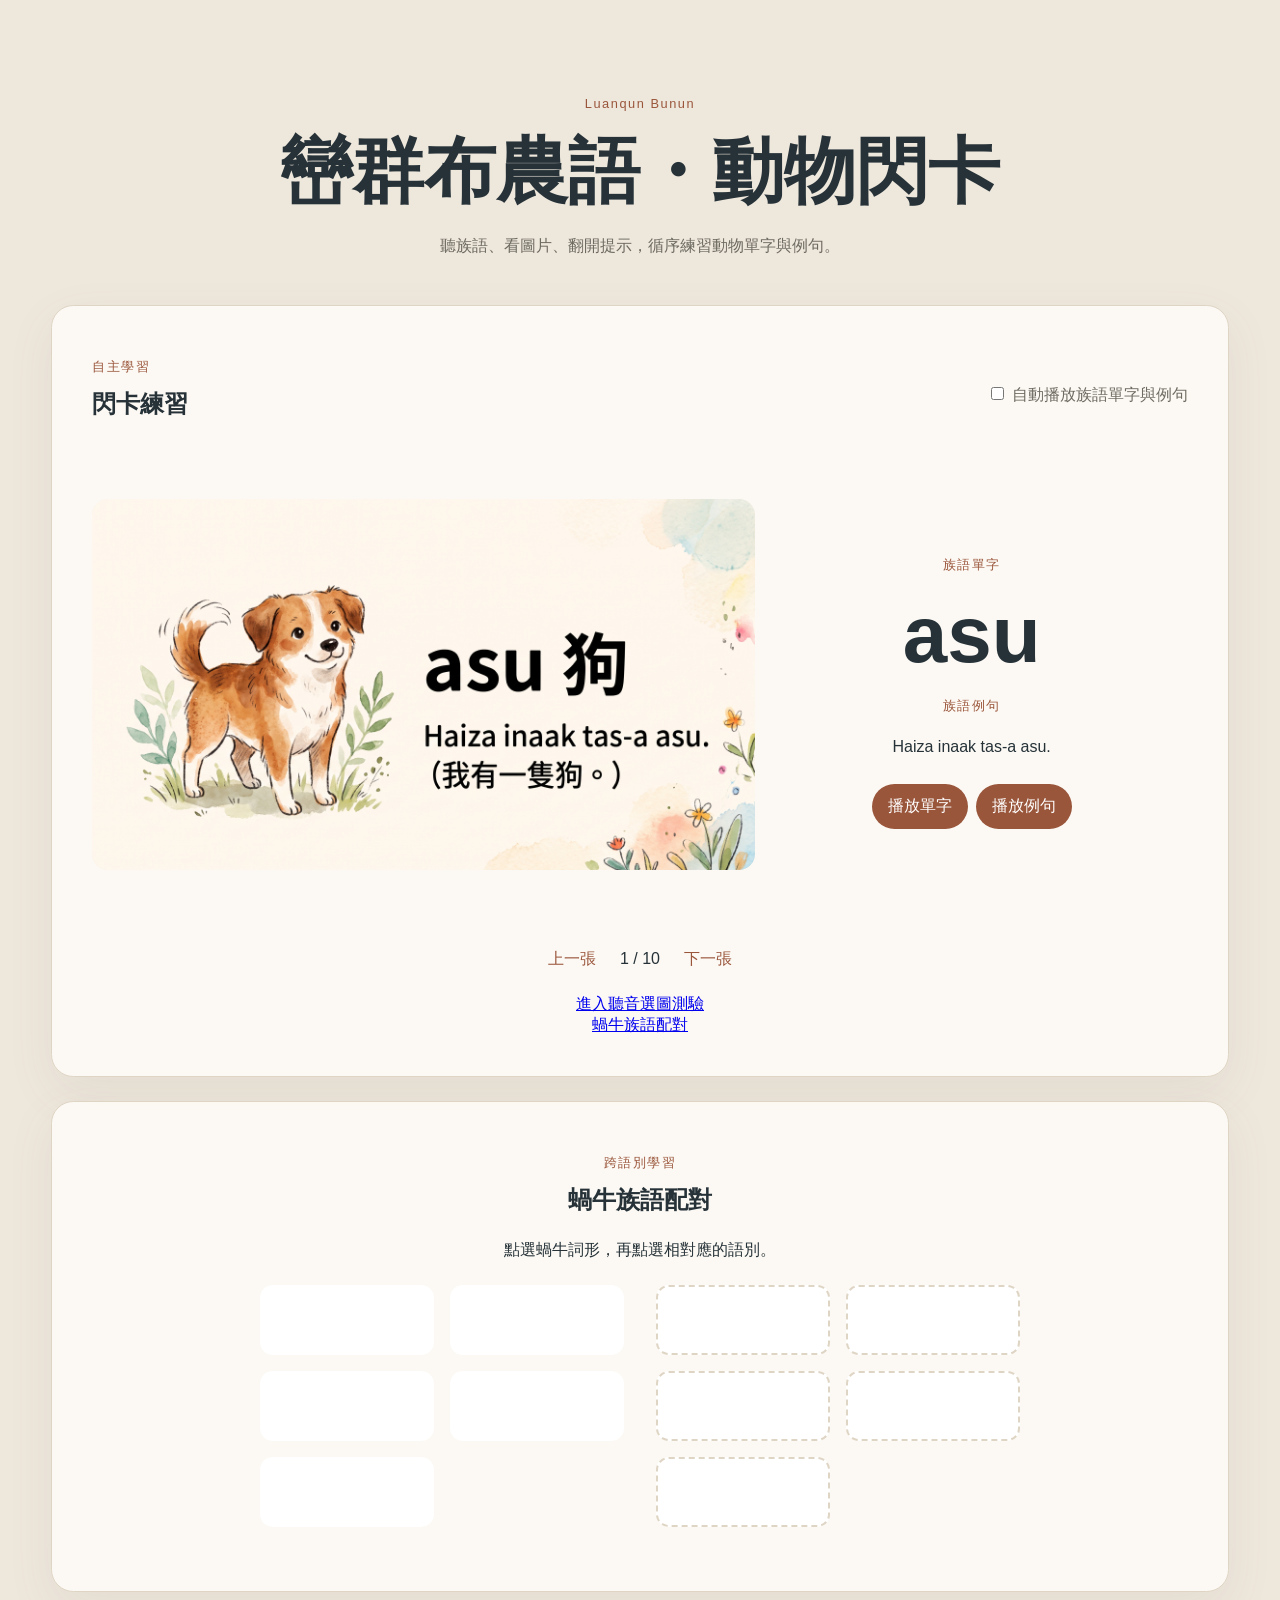
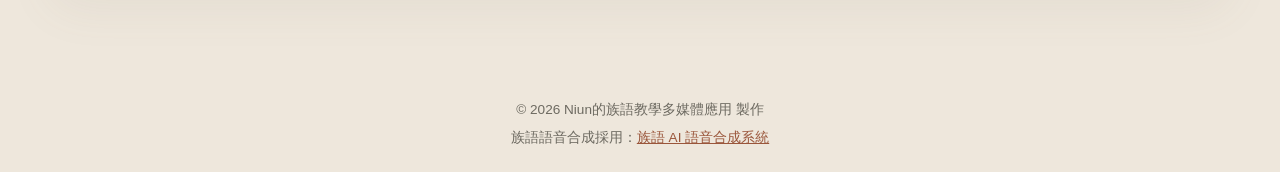
<file: 巒群布農語動物閃卡/index.html>
<!doctype html>
<html lang="zh-Hant">
<head>
  <meta charset="UTF-8">
  <meta name="viewport" content="width=device-width, initial-scale=1.0">
  <title>巒群布農語・動物閃卡</title>
  <link rel="stylesheet" href="styles.css">
</head>
<body>
  <main class="page">
    <header class="hero"><p class="eyebrow">Luanqun Bunun</p><h1>巒群布農語・動物閃卡</h1><p>聽族語、看圖片、翻開提示，循序練習動物單字與例句。</p></header>
    <section id="learning-panel" class="learning" aria-labelledby="learning-title">
      <div class="section-title"><div><p class="eyebrow">自主學習</p><h2 id="learning-title">閃卡練習</h2></div><label><input id="autoplay-toggle" type="checkbox"> 自動播放族語單字與例句</label></div>
      <article class="flashcard"><img id="flashcard-image" src="assets/animal-flashcards/dog.jpg" alt="狗"><div class="card-copy"><p class="label">族語單字</p><h3 id="flashcard-word">asu</h3><p class="label">族語例句</p><p id="flashcard-sentence">Haiza inaak tas-a asu.</p><p id="flashcard-translation" class="translation" hidden></p><div class="actions"><button id="play-word">播放單字</button><button id="play-sentence">播放例句</button><button class="text-button" id="flip-card" hidden>翻看中文提示</button></div></div></article>
      <div class="card-nav"><button class="text-button" id="previous-card">上一張</button><span id="flashcard-progress">1 / 10</span><button class="text-button" id="next-card">下一張</button></div>
      <a id="start-quiz" href="quiz.html" class="primary">進入聽音選圖測驗</a><a href="snail-dialects.html" class="primary">蝸牛族語配對</a>
    </section>
    <section id="snail-matching" class="quiz" aria-labelledby="snail-matching-title"><p class="eyebrow">跨語別學習</p><h2 id="snail-matching-title">蝸牛族語配對</h2><p>點選蝸牛詞形，再點選相對應的語別。</p><div id="snail-matching-board" class="matching-board"></div><p id="snail-matching-feedback" aria-live="polite"></p></section>
    <section id="quiz-panel" class="quiz" hidden><div class="quiz-top"><p class="eyebrow">聽音選圖</p><span id="quiz-progress">第 1 / 10 題</span></div><h2>請聽族語，選出正確圖片</h2><button id="quiz-play" class="primary">播放題目</button><div id="quiz-choices" class="choices"></div><p id="quiz-feedback" aria-live="polite"></p><p id="quiz-score"></p><button id="restart-quiz" class="text-button">再測一次</button><button id="back-to-flashcards" class="text-button">返回閃卡練習</button></section>
  </main>
  <footer class="site-credit"><p>© 2026 Niun的族語教學多媒體應用 製作</p><p>族語語音合成採用：<a href="https://ai-labs.ilrdf.org.tw/hnang-kari-ai-asi-sluhay/" target="_blank" rel="noreferrer">族語 AI 語音合成系統</a></p></footer>
  <script src="app.js"></script>
</body>
</html>
</file>
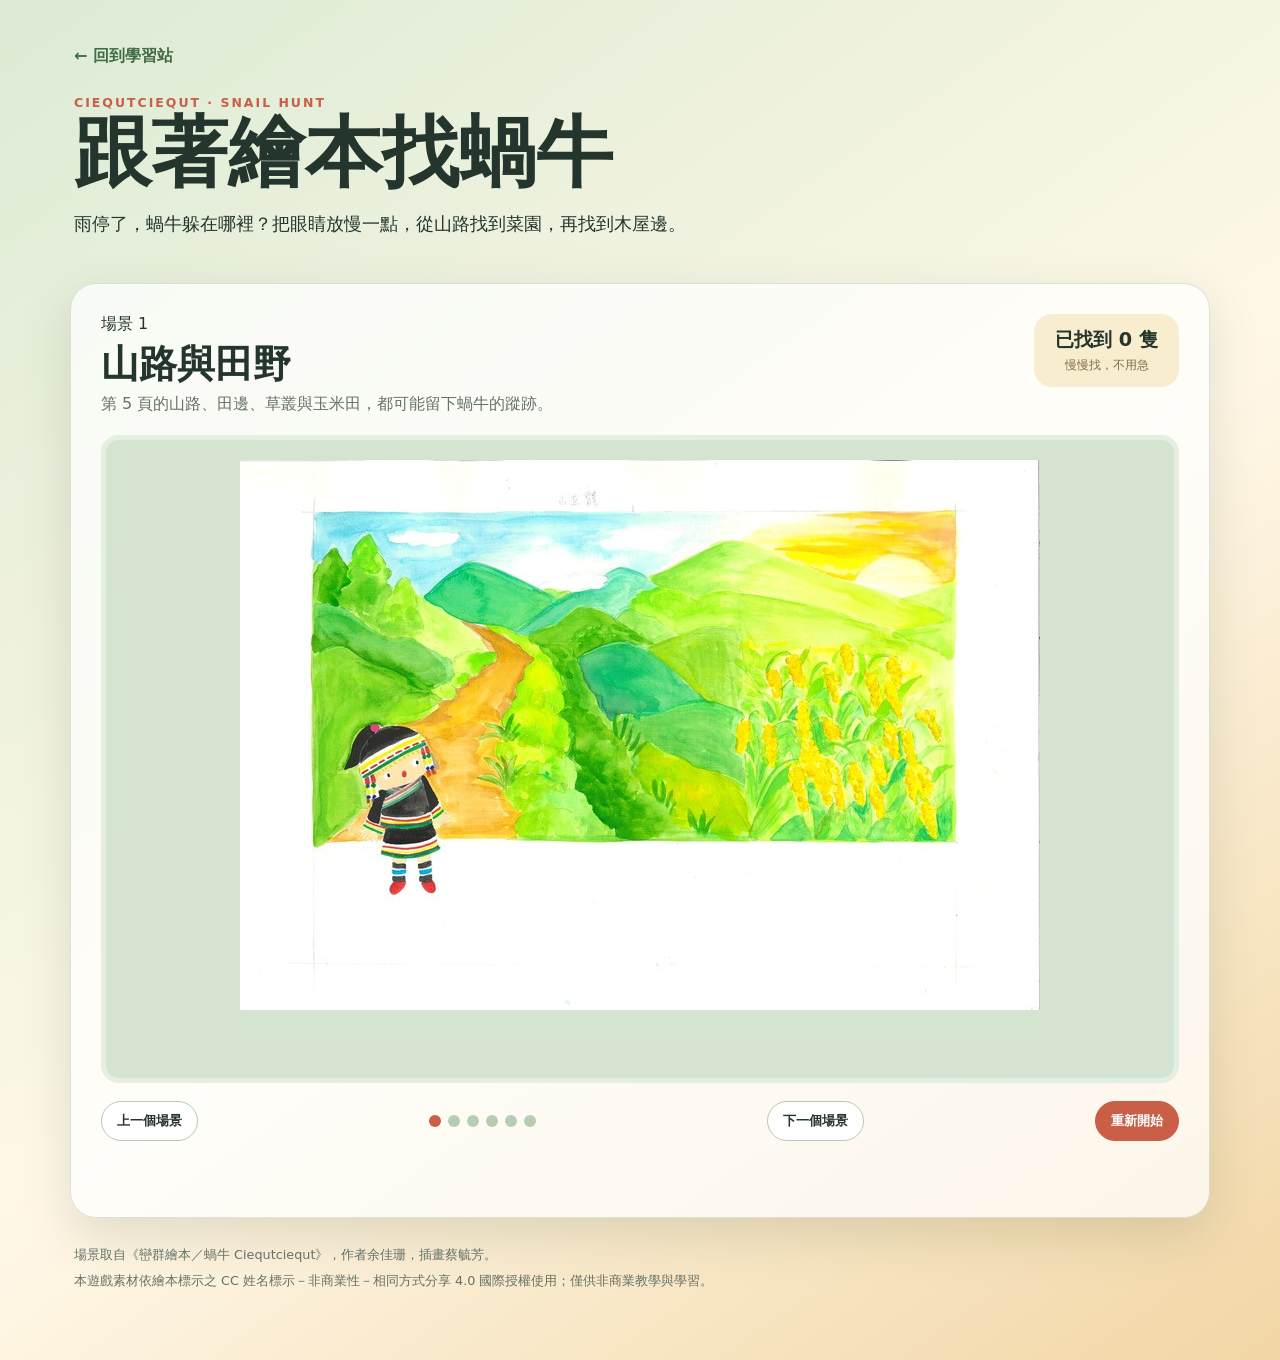
<file: snail.html>
<!doctype html>
<html lang="zh-Hant"><head><meta charset="utf-8"><meta name="viewport" content="width=device-width,initial-scale=1"><title>跟著繪本找蝸牛｜巒群布農語</title><meta name="description" content="在巒群繪本的山林與菜園場景中搜尋蝸牛。"><link rel="stylesheet" href="snail.css"><link rel="stylesheet" href="snail-icons.css"><link rel="stylesheet" href="snail-responsive.css"></head>
<body><main class="snail-app"><header><a href="index.html">← 回到學習站</a><p class="eyebrow">CIEQUTCIEQUT · SNAIL HUNT</p><h1>跟著繪本找蝸牛</h1><p>雨停了，蝸牛躲在哪裡？把眼睛放慢一點，從山路找到菜園，再找到木屋邊。</p></header>
<section class="hunt-panel"><div class="toolbar"><div><span id="scene-label">場景 1</span><h2 id="scene-title"></h2><p id="scene-clue"></p></div><div class="score" aria-live="polite"><strong id="scene-progress">已找到 0 隻</strong><span>慢慢找，不用急</span></div></div>
<div class="scene-frame"><img id="scene-image" alt="繪本場景"><div id="snail-hotspots" aria-label="蝸牛搜尋區"></div><div id="image-error" class="image-error" hidden>這個繪本場景暫時載入不了，請重新整理再試一次。</div></div>
<div class="scene-controls"><button id="prev-scene" type="button">上一個場景</button><div id="scene-dots" aria-label="場景選擇"></div><button id="next-scene" type="button" onclick="showResults()">下一個場景</button><button id="reset-game" class="reset" type="button">重新開始</button></div><p id="scene-feedback" class="feedback" role="status"></p><div id="rank-result" class="rank-result" hidden></div></section>
<footer><p>場景取自《巒群繪本／蝸牛 Ciequtciequt》，作者余佳珊，插畫蔡毓芳。</p><p>本遊戲素材依繪本標示之 CC 姓名標示－非商業性－相同方式分享 4.0 國際授權使用；僅供非商業教學與學習。</p></footer></main><script src="data/snail-scenes.js"></script><script src="snail.js"></script></body></html>
</file>
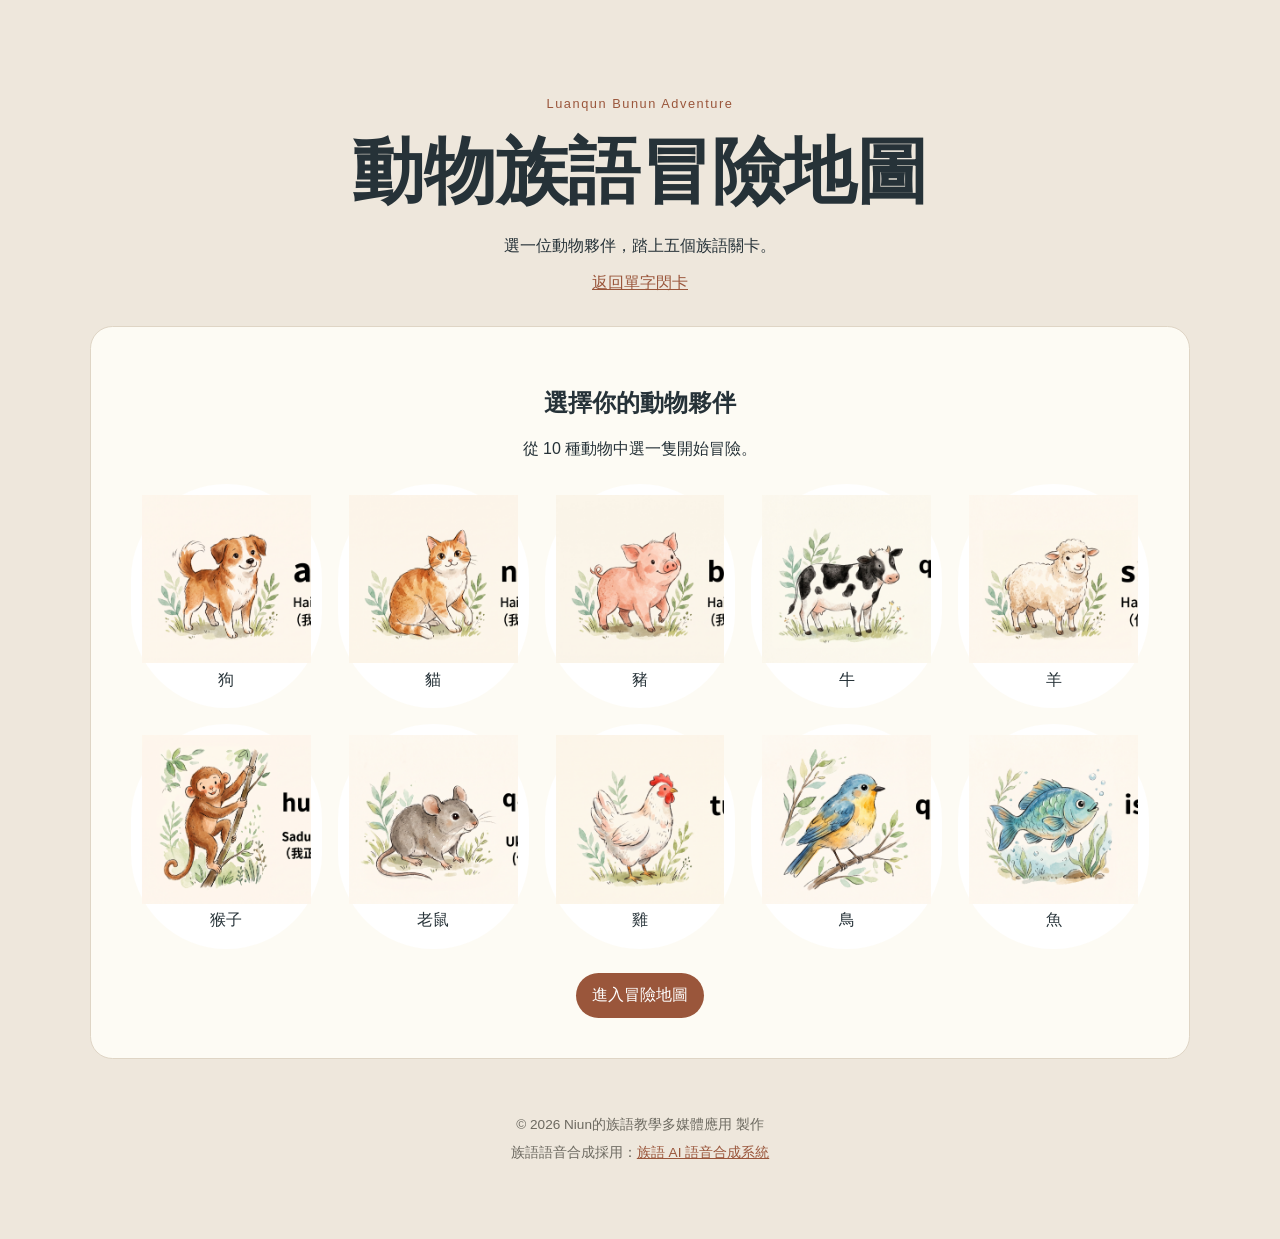
<file: 巒群布農語動物閃卡/quiz.html>
<!doctype html><html lang="zh-Hant"><head><meta charset="UTF-8"><meta name="viewport" content="width=device-width, initial-scale=1.0"><title>巒群布農語・動物冒險</title><link rel="stylesheet" href="styles.css"></head><body><main class="page adventure-page"><header class="hero"><p class="eyebrow">Luanqun Bunun Adventure</p><h1>動物族語冒險地圖</h1><p>選一位動物夥伴，踏上五個族語關卡。</p><a class="text-button" href="index.html">返回單字閃卡</a></header><section id="character-screen" class="game-screen"><h2>選擇你的動物夥伴</h2><p>從 10 種動物中選一隻開始冒險。</p><div id="character-grid" class="character-grid"></div><button id="enter-map" class="primary" disabled>進入冒險地圖</button></section><section id="map-screen" class="game-screen" hidden><div class="map-header"><div class="player-card"><img id="chosen-character-image" alt="選擇的動物角色"><div><p class="eyebrow">你的夥伴</p><h2 id="chosen-character"></h2></div></div><button id="change-character" class="text-button">更換角色</button></div><div class="map-scene"><div class="mountain mountain-one"></div><div class="mountain mountain-two"></div><div class="map-path"></div><div id="level-map" class="level-map"></div></div></section><section id="level-screen" class="game-screen" hidden><button id="back-map" class="text-button">← 返回冒險地圖</button><div class="quiz-top"><p class="eyebrow" id="level-label">第 1 關</p><span id="quiz-progress">第 1 / 10 題</span></div><h2 id="level-title"></h2><button id="quiz-play" class="primary" hidden>播放題目</button><div id="quiz-area"></div><p id="quiz-feedback" aria-live="polite"></p><p id="quiz-score"></p><button id="restart-level" class="text-button">本關重新開始</button></section><footer class="site-credit"><p>© 2026 Niun的族語教學多媒體應用 製作</p><p>族語語音合成採用：<a href="https://ai-labs.ilrdf.org.tw/hnang-kari-ai-asi-sluhay/" target="_blank" rel="noreferrer">族語 AI 語音合成系統</a></p></footer></main><script src="quiz.js"></script></body></html>
</file>
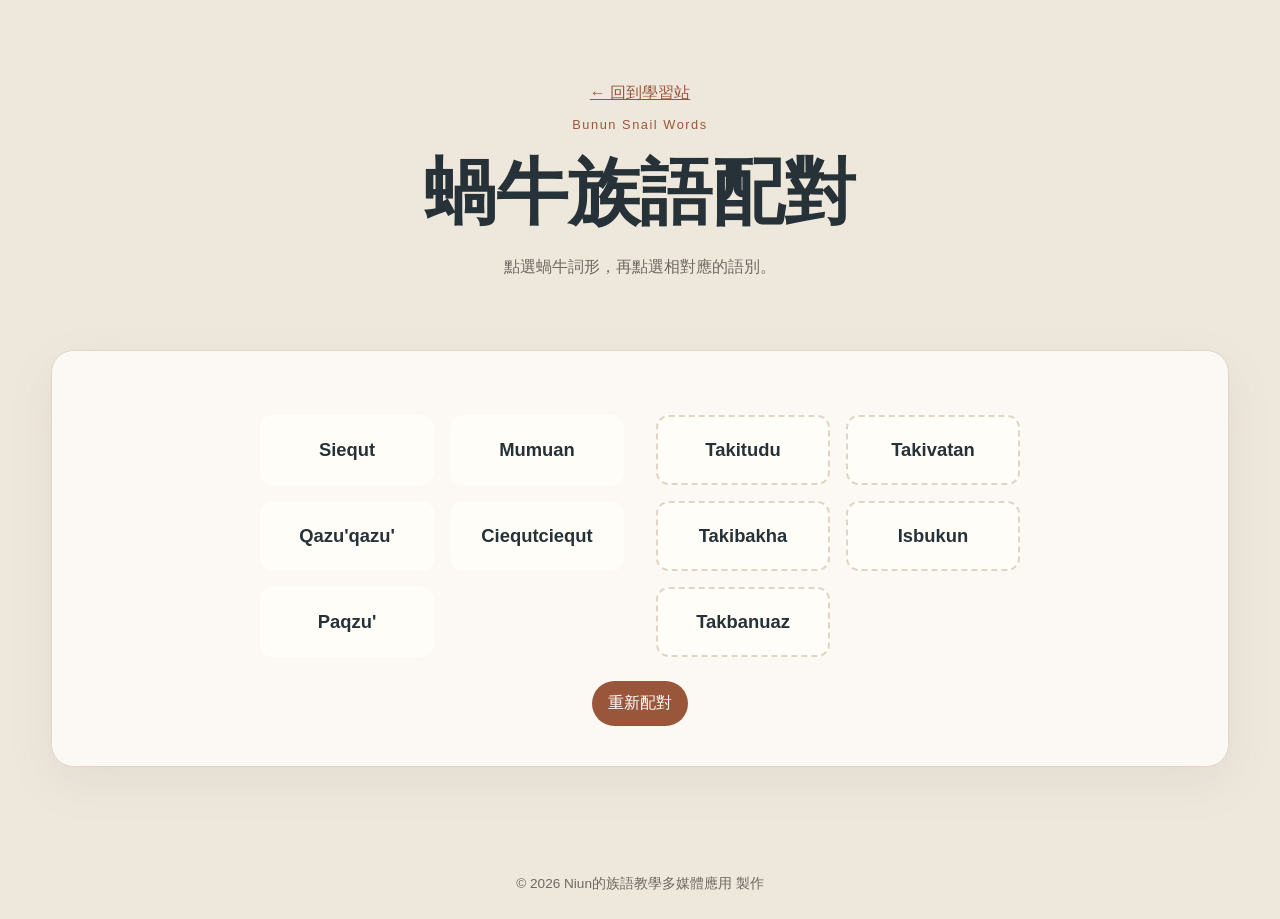
<file: 巒群布農語動物閃卡/snail-dialects.html>
<!doctype html>
<html lang="zh-Hant">
<head><meta charset="UTF-8"><meta name="viewport" content="width=device-width, initial-scale=1.0"><title>蝸牛族語配對｜巒群布農語</title><link rel="stylesheet" href="styles.css"></head>
<body><main class="page"><header class="hero"><a class="text-button" href="../index.html#animal-learning">← 回到學習站</a><p class="eyebrow">Bunun Snail Words</p><h1>蝸牛族語配對</h1><p>點選蝸牛詞形，再點選相對應的語別。</p></header><section class="quiz snail-page"><div id="snail-dialect-board" class="matching-board"></div><p id="snail-dialect-feedback" aria-live="polite"></p><button id="snail-dialect-reset" class="primary">重新配對</button></section></main><footer class="site-credit"><p>© 2026 Niun的族語教學多媒體應用 製作</p></footer><script src="snail-dialects.js"></script></body></html>
</file>
<file: 巒群布農語動物閃卡/styles.css>
:root{--ink:#263238;--muted:#6d6a61;--paper:#fffdf8;--accent:#9a563b;--line:#dfd5c5}*{box-sizing:border-box}body{margin:0;color:var(--ink);background:#eee7dc;font-family:ui-rounded,"Noto Sans TC",sans-serif}.page{max-width:1040px;margin:auto;padding:clamp(1rem,4vw,4rem)}.hero{text-align:center;padding:clamp(2rem,7vw,6rem) 1rem 3rem}.eyebrow,.label{color:var(--accent);font-size:.8rem;letter-spacing:.12em}.hero h1{margin:.4rem 0;font-size:clamp(2.2rem,6vw,4.5rem)}.hero p:last-child{color:var(--muted)}.learning,.quiz{padding:clamp(1rem,4vw,2.5rem);border:1px solid var(--line);border-radius:1.4rem;background:rgba(255,253,248,.86);box-shadow:0 1rem 3rem #756b6015}.section-title,.quiz-top,.card-nav{display:flex;align-items:center;justify-content:space-between;gap:1rem}.section-title h2,.quiz h2{margin:.2rem 0 1.5rem}.section-title label{color:var(--muted)}button{border:0;border-radius:999px;padding:.75rem 1rem;color:white;background:var(--accent);font:inherit;cursor:pointer}button:hover,button:focus-visible{filter:brightness(1.08)}.text-button{padding:.3rem .5rem;color:var(--accent);background:transparent}.flashcard{display:grid;grid-template-columns:minmax(240px,42%) 1fr;gap:2.5rem;align-items:center}.flashcard img{width:100%;aspect-ratio:1;object-fit:cover;border-radius:1rem}.card-copy h3{font-size:clamp(2.5rem,8vw,5rem);margin:0}.card-copy p{line-height:1.8}.translation{color:var(--muted)}.actions{display:flex;gap:.5rem;flex-wrap:wrap;margin-top:1.4rem}.card-nav{justify-content:center;margin:1.2rem 0}.primary{display:block;margin:0 auto}.quiz{margin-top:1.5rem;text-align:center}.choices{display:grid;grid-template-columns:repeat(3,1fr);gap:1rem;margin:1.5rem 0}.choice{padding:.5rem;background:var(--paper);border:2px solid transparent;border-radius:1rem;color:var(--ink)}.choice img{display:block;width:100%;aspect-ratio:1;object-fit:cover;border-radius:.7rem}.choice span{display:block;margin-top:.5rem}.quiz #quiz-feedback{min-height:1.5em;font-weight:bold}@media(max-width:700px){.section-title{display:block}.section-title label{display:block;margin-bottom:1.5rem}.flashcard{grid-template-columns:1fr;gap:1rem;text-align:center}.flashcard img{max-width:360px;margin:auto}.actions{justify-content:center}.choices{gap:.5rem}.choice span{font-size:.8rem}}
:root{--ink:#263238;--muted:#6d6a61;--paper:#fffdf8;--accent:#9a563b;--line:#dfd5c5}*{box-sizing:border-box}body{margin:0;color:var(--ink);background:#eee7dc;font-family:ui-rounded,"Noto Sans TC",sans-serif}.page{max-width:1040px;margin:auto;padding:clamp(1rem,4vw,4rem)}.hero{text-align:center;padding:clamp(2rem,7vw,6rem) 1rem 3rem}.eyebrow,.label{color:var(--accent);font-size:.8rem;letter-spacing:.12em}.hero h1{margin:.4rem 0;font-size:clamp(2.2rem,6vw,4.5rem)}.hero p:last-child{color:var(--muted)}.learning,.quiz{padding:clamp(1rem,4vw,2.5rem);border:1px solid var(--line);border-radius:1.4rem;background:rgba(255,253,248,.86);box-shadow:0 1rem 3rem #756b6015}.section-title,.quiz-top,.card-nav{display:flex;align-items:center;justify-content:space-between;gap:1rem}.section-title h2,.quiz h2{margin:.2rem 0 1.5rem}.section-title label{color:var(--muted)}button{border:0;border-radius:999px;padding:.75rem 1rem;color:white;background:var(--accent);font:inherit;cursor:pointer}button:hover,button:focus-visible{filter:brightness(1.08)}.text-button{padding:.3rem .5rem;color:var(--accent);background:transparent}.flashcard{display:grid;grid-template-columns:minmax(240px,42%) 1fr;gap:2.5rem;align-items:center}.flashcard img{width:100%;aspect-ratio:1;object-fit:cover;border-radius:1rem}.card-copy h3{font-size:clamp(2.5rem,8vw,5rem);margin:0}.card-copy p{line-height:1.8}.translation{color:var(--muted)}.actions{display:flex;gap:.5rem;flex-wrap:wrap;margin-top:1.4rem}.card-nav{justify-content:center;margin:1.2rem 0}.primary{display:block;margin:0 auto}.quiz{margin-top:1.5rem;text-align:center}.choices{display:grid;grid-template-columns:repeat(3,1fr);gap:1rem;margin:1.5rem 0}.choice{padding:.5rem;background:var(--paper);border:2px solid transparent;border-radius:1rem;color:var(--ink)}.choice img{display:block;width:100%;aspect-ratio:1;object-fit:cover;border-radius:.7rem}.choice span{display:block;margin-top:.5rem}.quiz #quiz-feedback{min-height:1.5em;font-weight:bold}@media(max-width:700px){.section-title{display:block}.section-title label{display:block;margin-bottom:1.5rem}.flashcard{grid-template-columns:1fr;gap:1rem;text-align:center}.flashcard img{max-width:360px;margin:auto}.actions{justify-content:center}.choices{gap:.5rem}.choice span{font-size:.8rem}}
.flashcard img{display:block;width:100%;max-height:560px;aspect-ratio:auto;object-fit:contain;border-radius:1rem;background:#f8f1e6}
.choice span{display:none}
.choices{grid-template-columns:repeat(4,1fr)}
.choice img{object-position:left center}
@media(max-width:700px){.choices{grid-template-columns:repeat(2,1fr)}}
.levels{display:flex;gap:.5rem;flex-wrap:wrap;justify-content:center;margin-bottom:1.5rem}.level{background:#eadfd1;color:var(--accent);padding:.55rem .8rem}.level.is-active{background:var(--accent);color:#fff}.quiz-page .hero{padding-bottom:1.5rem}.quiz-page .quiz{min-height:calc(100vh - 12rem)}
.game-screen{max-width:1100px;margin:0 auto;padding:clamp(1rem,4vw,2.5rem);border:1px solid var(--line);border-radius:1.4rem;background:rgba(255,253,248,.9);text-align:center}.character-grid{display:grid;grid-template-columns:repeat(5,1fr);gap:1rem;margin:1.5rem 0}.character{padding:.5rem;background:#fff;border:3px solid transparent;color:var(--ink)}.character.is-selected{border-color:var(--accent)}.character img{display:block;width:100%;aspect-ratio:1;object-fit:cover;object-position:left center}.character span{display:block;padding:.4rem}.map-header{display:flex;align-items:center;justify-content:space-between}.level-map{display:grid;grid-template-columns:repeat(5,1fr);gap:1rem;margin-top:2rem}.level-node{min-height:150px;padding:1rem;border:2px solid var(--line);border-radius:1rem;background:#fff;color:var(--ink);display:grid;place-content:center;gap:.4rem}.level-node:hover,.level-node:focus-visible{border-color:var(--accent)}.level-node strong{color:var(--accent);font-size:1.2rem}.level-node small{color:var(--muted)}.question-image{display:block;width:min(100%,520px);max-height:45vh;object-fit:contain;margin:1rem auto;border-radius:1rem}.answer-grid{display:grid;grid-template-columns:repeat(4,1fr);gap:1rem;margin:1.5rem 0}.answer-text{padding:1rem;background:#fff;border:2px solid var(--line);border-radius:.8rem;color:var(--ink);font-size:1.2rem}.audio-question{margin:1rem}.spelling{margin:1.5rem auto;max-width:700px}.puzzle-intro{margin:1rem}.puzzle-grid{display:grid;grid-template-columns:repeat(2,1fr);gap:.5rem;width:min(100%,520px);margin:1rem auto}.puzzle-piece{padding:0;border-radius:.5rem;overflow:hidden;background:#fff}.puzzle-piece img{display:block;width:100%;aspect-ratio:1;object-fit:cover;object-position:left center}.puzzle-check{margin:1rem auto}@media(max-width:700px){.character-grid{grid-template-columns:repeat(2,1fr)}.level-map{grid-template-columns:repeat(2,1fr)}.answer-grid{grid-template-columns:repeat(2,1fr)}.game-screen{padding:1rem;border-radius:1rem}.map-header{align-items:flex-start}.question-image{max-height:35vh}}
.choice{overflow:hidden;aspect-ratio:1;padding:0}
.choice img{width:220%;max-width:none;aspect-ratio:auto;object-fit:initial}
.flashcard{grid-template-columns:1fr}
.flashcard img{width:100%;max-width:none;max-height:70vh;object-fit:contain}
.card-copy{text-align:center}
.actions{justify-content:center}
html,body{max-width:100%;overflow-x:hidden}
.page{width:100%;min-width:0}
.flashcard,.learning,.quiz{min-width:0;overflow:hidden}
.flashcard img{height:auto;min-width:0}
.choices{width:100%;min-width:0}
.choice{min-width:0;overflow:hidden}
.choice img{height:auto;min-width:0}
@media(max-width:700px){.page{padding:1rem}.hero{padding:2rem .5rem}.learning,.quiz{padding:1rem;border-radius:1rem}.flashcard img{max-height:55vh}.card-copy h3{font-size:clamp(2rem,15vw,4rem);overflow-wrap:anywhere}.actions button{flex:1 1 auto}.section-title label{line-height:1.6}.quiz-top{align-items:flex-start}.quiz h2{font-size:1.4rem}.choice{border-radius:.7rem}}
.learning{min-height:100vh;display:flex;flex-direction:column;justify-content:center}
.learning .flashcard{flex:1;align-content:center}
@media(min-width:701px){.learning .flashcard img{max-height:58vh}}
@media(min-width:701px){.learning .flashcard{grid-template-columns:minmax(260px,48%) 1fr;gap:2rem}.learning .flashcard img{max-height:52vh}}
@media(max-width:700px){.learning .flashcard img{max-height:38vh}.learning .flashcard{gap:.5rem}.learning .card-copy{line-height:1.25}.learning .card-copy h3{margin:.1rem 0}.learning .card-copy p{margin:.35rem 0}}
@media(min-width:701px){.page{max-width:1440px;padding-left:clamp(1.5rem,4vw,5rem);padding-right:clamp(1.5rem,4vw,5rem)}.hero{padding-top:2rem;padding-bottom:2rem}.learning{min-height:calc(100vh - 8rem)}.learning .flashcard{grid-template-columns:minmax(0,58%) minmax(280px,42%);gap:clamp(2rem,5vw,5rem)}.learning .flashcard img{width:100%;height:min(58vh,720px);max-height:none;object-fit:contain}}
@media(min-width:701px){.learning .flashcard{grid-template-columns:minmax(0,62%) minmax(260px,38%);gap:1rem}.learning .flashcard img{height:auto;max-height:none;object-fit:contain}.learning .card-copy{padding-right:1rem}}
.question-image{width:min(75vw,440px);height:min(55vh,520px);object-fit:cover;object-position:left center}
.question-image{width:min(48vw,320px);height:min(58vh,520px);object-fit:cover;object-position:left center}
.sentence-prompt{font-size:clamp(1.4rem,3vw,2.2rem);font-weight:700;margin:1.5rem auto;max-width:800px}
.matching-instruction{margin:1rem}.word-match{display:grid;grid-template-columns:minmax(220px,360px) minmax(220px,420px);gap:2rem;justify-content:center;align-items:center;margin:1.5rem auto}.word-match-image{overflow:hidden;border-radius:.8rem}.word-match-image .matching-image{width:100%;aspect-ratio:1;padding:0;overflow:hidden}.word-match-image .matching-image img{width:220%;max-width:none;aspect-ratio:auto}.word-targets{display:grid;gap:.8rem}.word-targets .drop-word{min-height:64px;display:grid;place-items:center}.matching-image.is-placed{opacity:.3}@media(max-width:700px){.word-match{grid-template-columns:1fr;max-width:360px}.word-match-image{max-width:260px;margin:auto}}
.puzzle-piece{aspect-ratio:1;position:relative}.puzzle-piece.is-selected{outline:4px solid var(--accent);outline-offset:-4px}.puzzle-piece img{width:220%;max-width:none;aspect-ratio:auto;object-fit:initial;object-position:left center}
.puzzle-instruction{margin:1rem}.jigsaw-layout{display:grid;grid-template-columns:minmax(260px,480px) minmax(180px,260px);gap:2rem;justify-content:center;align-items:center}.jigsaw-board{display:grid;grid-template-columns:repeat(2,1fr);aspect-ratio:1;border:4px solid var(--accent);border-radius:.8rem;overflow:hidden;background:#f8f1e6}.jigsaw-slot{min-width:0;border:1px dashed #c9b79d;background-size:200% 200%;background-repeat:no-repeat}.jigsaw-slot.is-filled{border-style:solid}.jigsaw-pieces{display:grid;grid-template-columns:repeat(2,1fr);gap:.6rem}.jigsaw-piece{aspect-ratio:1;padding:0;border:3px solid transparent;border-radius:.5rem;background-color:#f8f1e6;background-size:200% 200%;background-repeat:no-repeat;cursor:grab}.jigsaw-piece[data-piece="0"]{background-position:left top}.jigsaw-piece[data-piece="1"]{background-position:right top}.jigsaw-piece[data-piece="2"]{background-position:left bottom}.jigsaw-piece[data-piece="3"]{background-position:right bottom}.jigsaw-piece.is-selected{border-color:var(--accent)}@media(max-width:700px){.jigsaw-layout{grid-template-columns:1fr;max-width:420px;margin:auto}.jigsaw-pieces{grid-template-columns:repeat(4,1fr)}.jigsaw-piece{min-width:0}}
.audio-question{display:none}.matching-board{display:grid;grid-template-columns:1fr 1fr;gap:2rem;max-width:760px;margin:1.5rem auto;text-align:center}.matching-images,.matching-words{display:grid;grid-template-columns:repeat(2,1fr);gap:1rem}.matching-image{padding:0;border:3px solid transparent;border-radius:.8rem;overflow:hidden;background:#fff;cursor:grab}.matching-image img{display:block;width:220%;max-width:none;aspect-ratio:auto;object-fit:initial;object-position:left center}.matching-image.is-placed{opacity:.35;border-color:#6b9e70}.drop-word{min-height:70px;padding:1rem;border:2px dashed var(--line);border-radius:.8rem;background:#fff;font-size:1.2rem}.drop-word.is-correct{border-color:#6b9e70;background:#e4f2e4}@media(max-width:700px){.matching-board{grid-template-columns:1fr;gap:1rem}.matching-images,.matching-words{grid-template-columns:repeat(2,1fr)}}
.player-card{display:flex;align-items:center;gap:1rem}.player-card img{width:90px;height:90px;object-fit:cover;object-position:left center;border-radius:50%;border:5px solid #fff;box-shadow:0 .4rem 1rem #5e473333}.map-scene{position:relative;min-height:440px;margin-top:1.5rem;padding:2rem 1rem;border-radius:1.5rem;overflow:hidden;background:linear-gradient(#b9dced 0 45%,#9bc28c 45% 100%)}.mountain{position:absolute;bottom:38%;width:45%;height:45%;background:#719b83;clip-path:polygon(50% 0,100% 100%,0 100%);opacity:.8}.mountain-one{left:-5%}.mountain-two{right:-5%;background:#5e8b78}.map-path{position:absolute;left:8%;right:8%;top:56%;height:22%;border:18px dashed #d9b77b;border-radius:50%;transform:rotate(-5deg);opacity:.9}.map-scene .level-map{position:relative;z-index:1;min-height:300px;align-items:end}.map-scene .level-node{background:#fffdf8e8;box-shadow:0 .5rem 1rem #3f5b4b33}.map-scene .level-node:nth-child(odd){transform:translateY(-70px)}
.map-scene{background-image:linear-gradient(#ffffff22,#ffffff22),url('assets/map/闖關地圖.jpg');background-size:cover;background-position:center;background-repeat:no-repeat}
.map-scene .mountain,.map-scene .map-path{display:none}
.site-credit{margin:2rem auto 0;padding:1.2rem;text-align:center;color:var(--muted);font-size:.85rem;line-height:1.8}.site-credit p{margin:.2rem}.site-credit a{color:var(--accent)}
.snail-page .matching-image,.snail-page .drop-word{color:var(--ink);font-size:1.15rem;font-weight:700;background:#fffdf8}.snail-page .matching-image.is-placed{outline:3px solid var(--accent);background:#f2d6a5;color:#7d3f2d;opacity:1}.snail-page .drop-word.is-correct{color:#2e6b3d;font-weight:800}
</file>
<file: snail.css>
:root{--ink:#24352d;--cream:#fff8e8;--leaf:#426b47;--gold:#e6a83d;--coral:#c95f47}*{box-sizing:border-box}body{margin:0;background:linear-gradient(145deg,#dcebd5,#fff8e8 55%,#f2d6a5);color:var(--ink);font-family:system-ui,"Noto Sans TC",sans-serif}.snail-app{max-width:1180px;margin:auto;padding:28px 20px 42px}header{padding:18px 4px 25px}header a{color:var(--leaf);font-weight:700;text-decoration:none}.eyebrow{letter-spacing:.16em;color:var(--coral);font-size:.78rem;font-weight:800;margin:28px 0 6px}h1{font-family:Georgia,"Noto Serif TC",serif;font-size:clamp(2.3rem,6vw,5rem);line-height:.98;margin:0 0 12px}header p:last-child{max-width:660px;font-size:1.1rem;line-height:1.8}.hunt-panel{background:rgba(255,255,255,.72);border:1px solid rgba(66,107,71,.18);border-radius:26px;padding:clamp(16px,3vw,30px);box-shadow:0 18px 50px rgba(69,80,46,.16)}.toolbar{display:flex;justify-content:space-between;gap:20px;align-items:flex-start}.toolbar h2{margin:4px 0;font-size:clamp(1.5rem,3vw,2.5rem)}.toolbar p{margin:0;color:#657268}.score{background:#f8edce;border-radius:18px;padding:13px 16px;min-width:145px;text-align:center}.score strong,.score span{display:block}.score strong{font-size:1.2rem}.score span{font-size:.78rem;margin-top:4px;color:#806d4b}.scene-frame{position:relative;overflow:hidden;border-radius:18px;margin-top:20px;background:#d5e4d1;box-shadow:inset 0 0 0 5px rgba(255,255,255,.35)}.scene-frame img{display:block;width:100%;height:auto;min-height:280px;object-fit:cover}.snail-hotspot{position:absolute;transform:translate(-50%,-50%);width:44px;height:44px;border:3px solid #fff;border-radius:50%;background:rgba(201,95,71,.03);cursor:pointer;transition:.2s;box-shadow:0 0 0 2px rgba(201,95,71,.25)}.snail-hotspot:hover,.snail-hotspot:focus-visible{background:rgba(230,168,61,.38);transform:translate(-50%,-50%) scale(1.12);outline:none}.snail-hotspot.found{background:rgba(66,107,71,.72);border-color:#fff}.snail-hotspot.found::after{content:'✓';color:white;font-weight:900;font-size:1.3rem}.scene-controls{display:flex;align-items:center;gap:10px;flex-wrap:wrap;margin-top:18px}.scene-controls button{border:1px solid #b9c9b2;border-radius:999px;background:#fff;padding:10px 15px;color:var(--ink);cursor:pointer;font-weight:700}.scene-controls button:hover{border-color:var(--leaf)}#scene-dots{display:flex;gap:7px;margin:auto}.scene-dot{width:12px!important;height:12px;padding:0!important;border:0!important;background:#b7cdb3!important}.scene-dot.active{background:var(--coral)!important}.reset{margin-left:auto!important;color:#fff!important;background:var(--coral)!important;border-color:var(--coral)!important}.feedback{min-height:28px;margin:18px 0 0;font-weight:700;color:var(--leaf)}.rank-result{margin-top:12px;padding:20px;border-radius:18px;background:#f8edce;text-align:center;font-size:1.12rem}.rank-result strong{display:block;font-size:2rem;color:var(--coral);margin-top:6px}.image-error{position:absolute;inset:0;display:grid;place-items:center;background:rgba(255,248,232,.92);padding:20px;text-align:center;font-weight:700}footer{font-size:.8rem;line-height:1.6;color:#657268;padding:22px 4px}footer p{margin:5px 0}@media(max-width:650px){.snail-app{padding:18px 12px}.toolbar{display:block}.score{margin-top:14px;text-align:left}.scene-frame img{min-height:220px}.snail-hotspot{width:40px;height:40px}.scene-controls{justify-content:center}.reset{margin-left:0!important}#scene-dots{order:3;width:100%;justify-content:center}}
</file>
<file: snail-icons.css>
.snail-hotspot.found::after{content:'🐌';font-size:1.35rem;line-height:1}
</file>
<file: snail-responsive.css>
.scene-frame{height:min(72vh,760px);display:grid;place-items:center}
.scene-frame img{width:auto;max-width:100%;max-height:100%;object-fit:contain}
.snail-hotspot{border:0;background:transparent;box-shadow:none;opacity:0;cursor:zoom-in}
.snail-hotspot:hover,.snail-hotspot:focus-visible{background:transparent;box-shadow:none;transform:translate(-50%,-50%)}
.snail-hotspot:not(.decoy):not(.found):hover,.snail-hotspot:not(.decoy):not(.found):focus-visible{opacity:0;background:transparent;box-shadow:none;outline:none}
.snail-hotspot:not(.decoy):not(.found):hover::before,.snail-hotspot:not(.decoy):not(.found):focus-visible::before{content:none}
.snail-hotspot.found{opacity:1;background:transparent;border:0;box-shadow:none}
.snail-hotspot.decoy{opacity:0}
.final-score{display:block;font-size:clamp(4rem,12vw,8rem)!important;line-height:1;color:#c95f47;margin:18px 0!important;text-shadow:0 4px 0 rgba(201,95,71,.12)}
@media(max-width:650px){.scene-frame{height:min(58vh,520px)}.snail-hotspot{width:42px;height:42px}}
</file>
